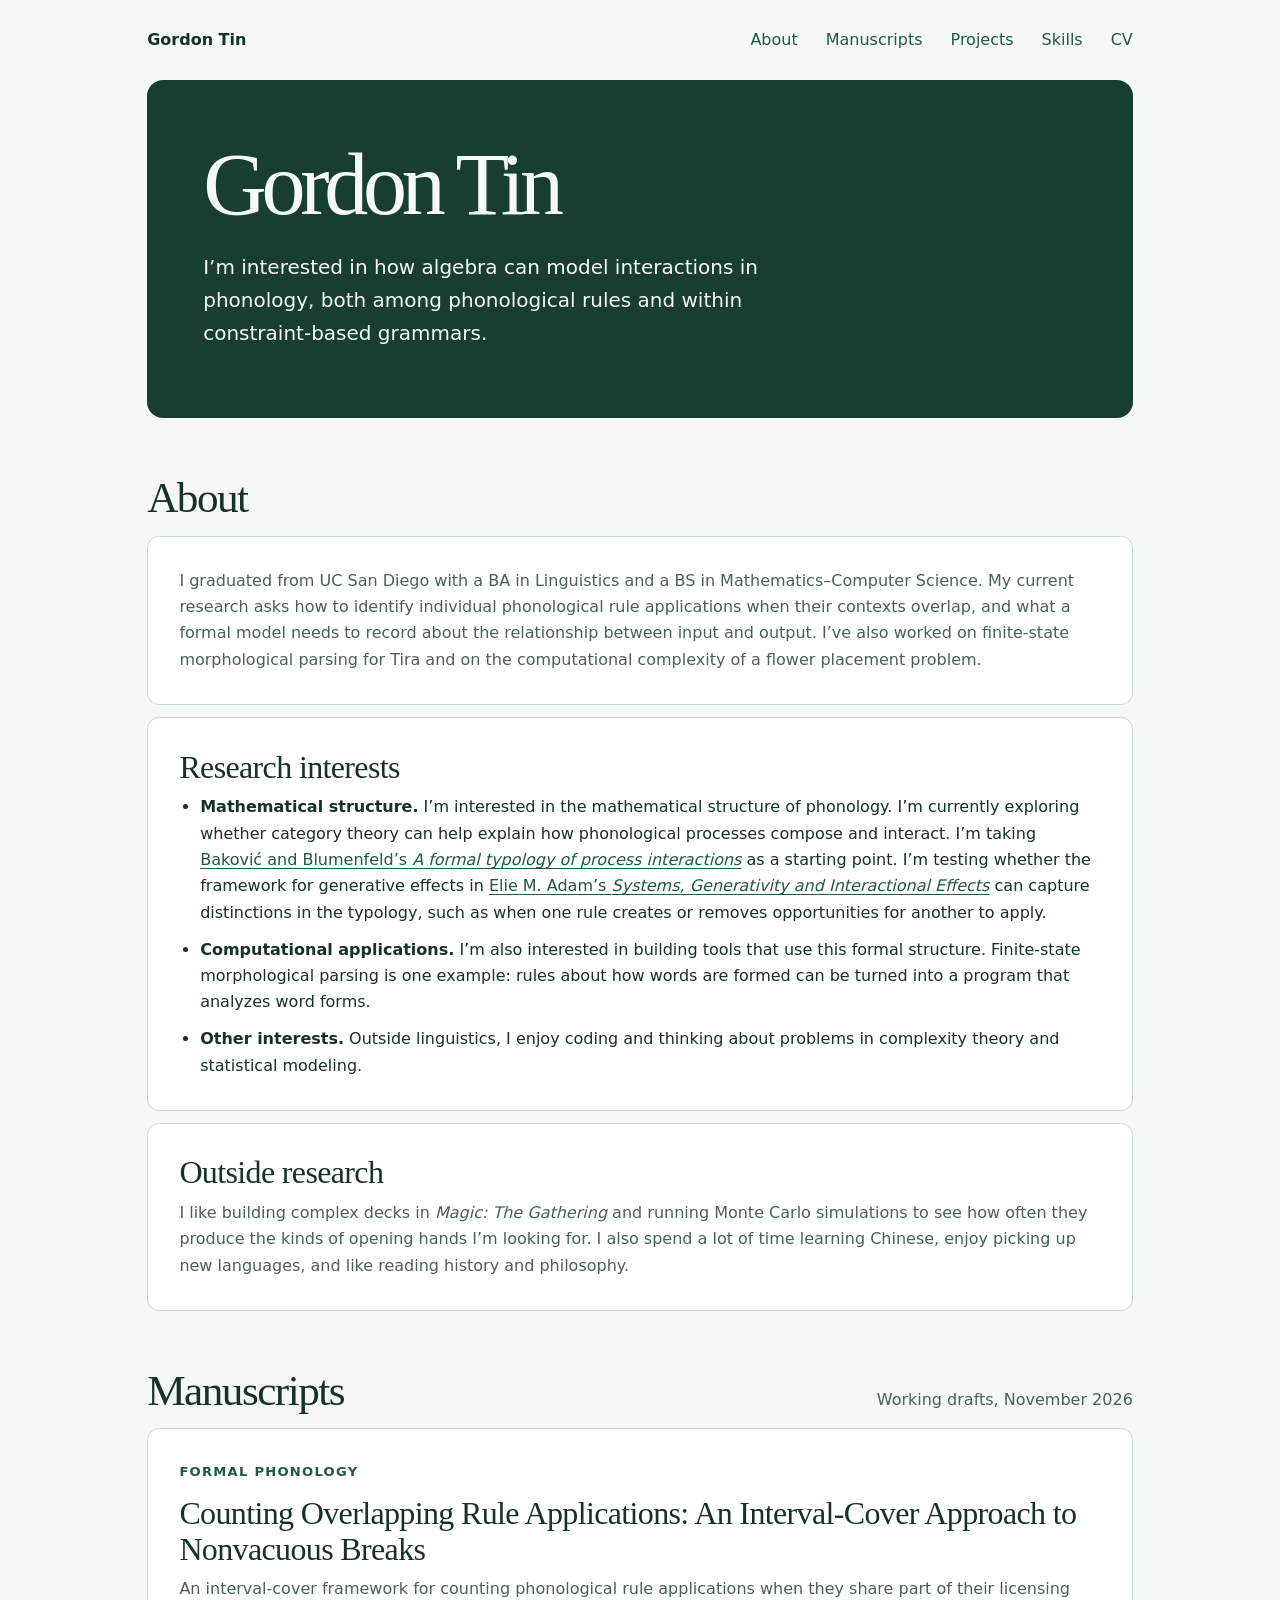
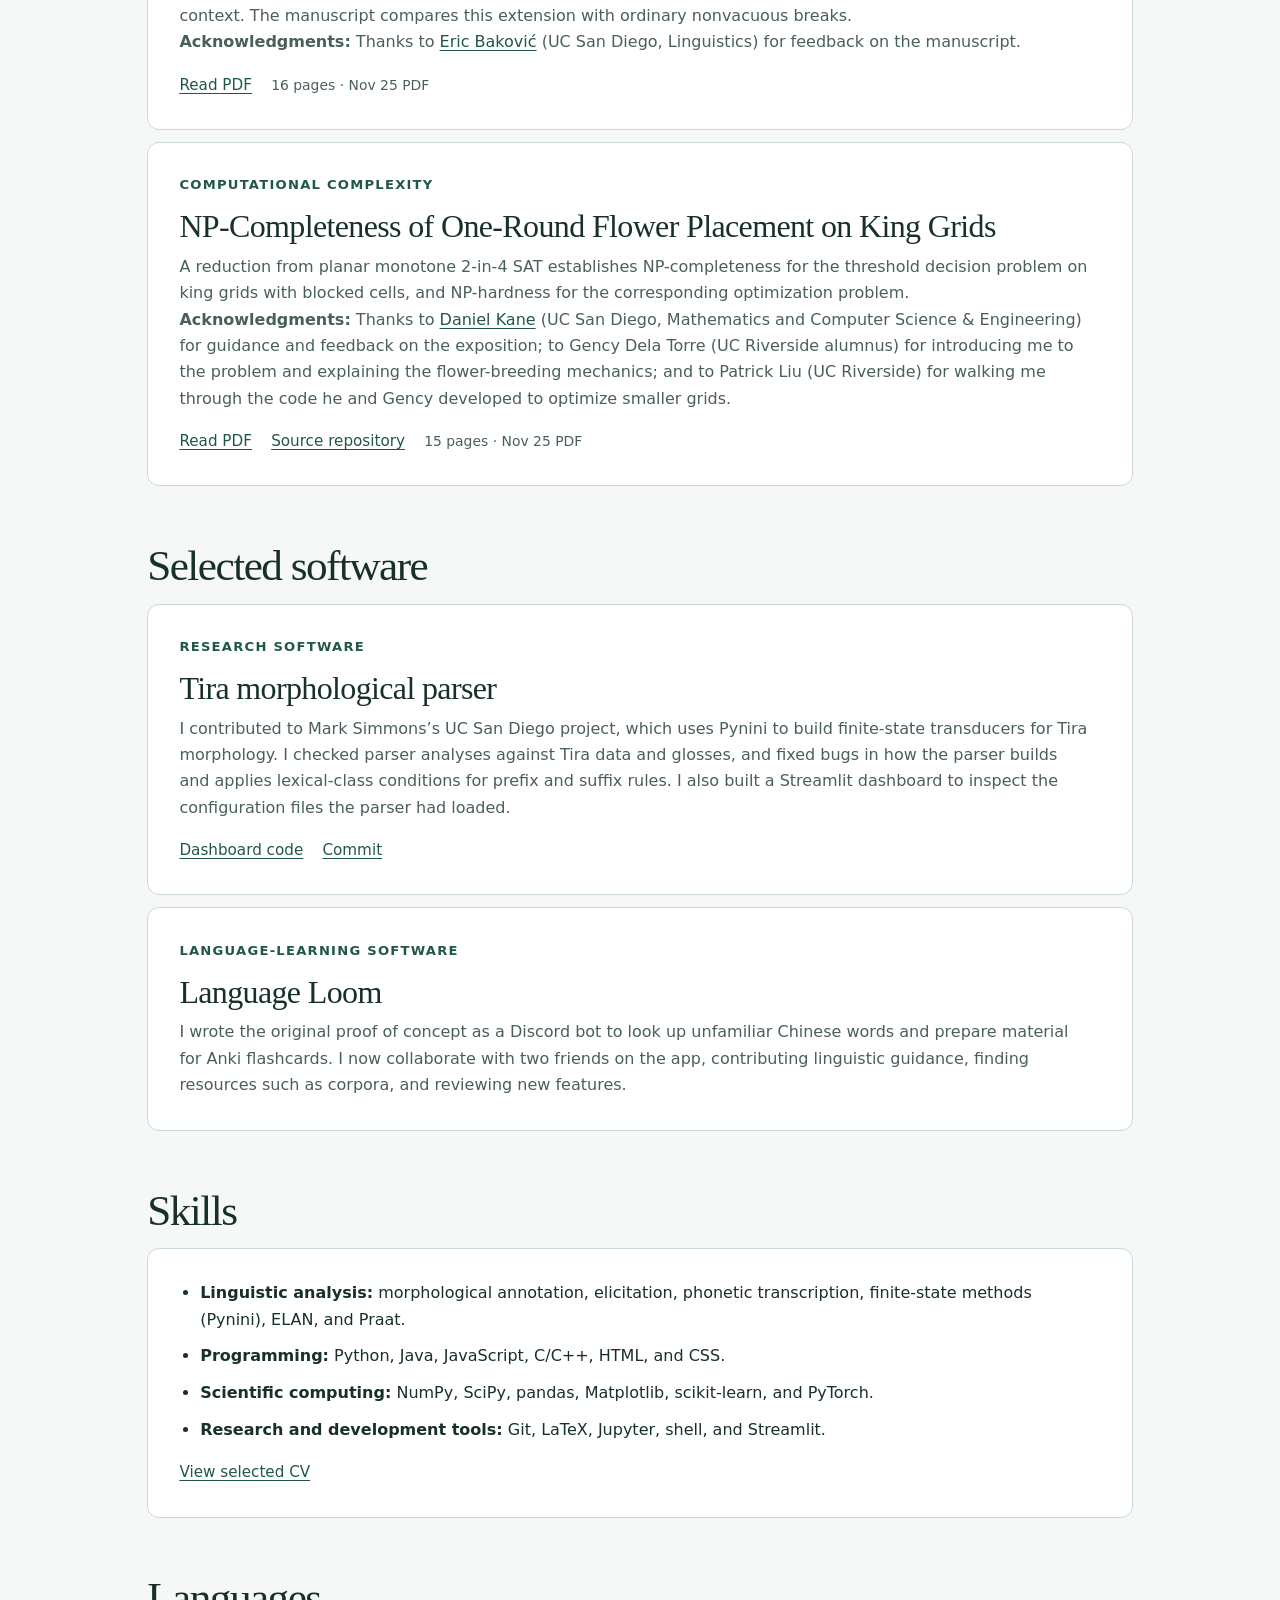
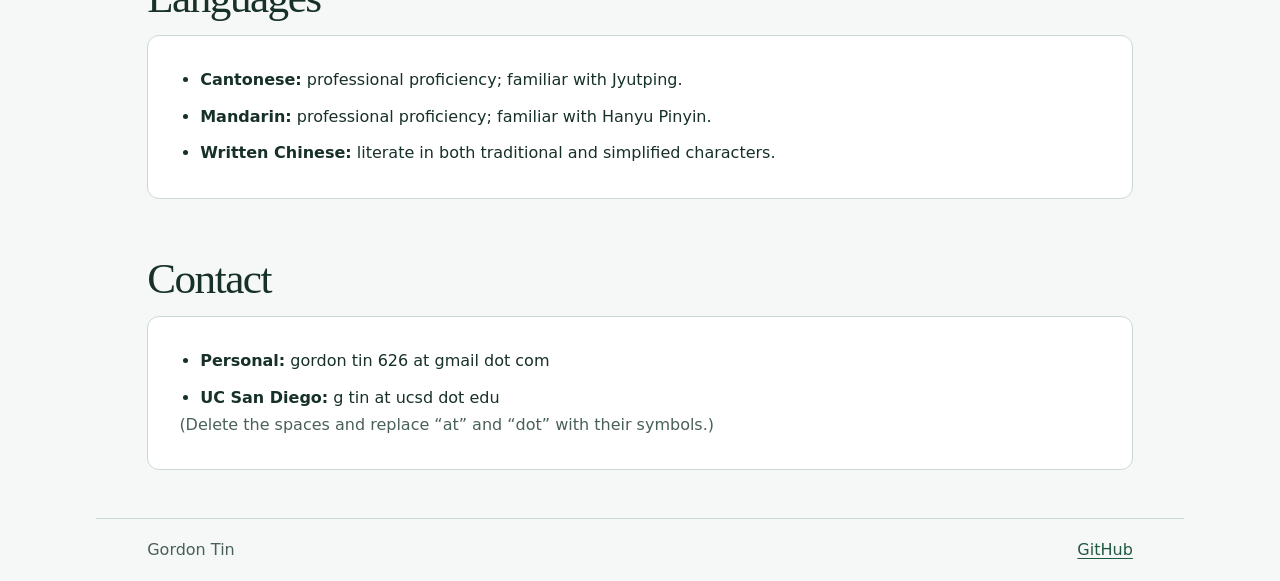
<file: index.html>
<!doctype html>
<html lang="en"><head><meta charset="utf-8"><meta name="viewport" content="width=device-width, initial-scale=1">
<title>Gordon Tin | Research</title><meta name="description" content="Gordon Tin’s research on phonological rule interaction and computational complexity.">
<link rel="stylesheet" href="style.css"></head>
<body>
<a class="skip" href="#main">Skip to content</a>
<header class="shell head"><a class="brand" href="./">Gordon Tin</a><nav aria-label="Main"><a href="#about">About</a><a href="#papers">Manuscripts</a><a href="#projects">Projects</a><a href="#skills">Skills</a><a href="cv.html">CV</a></nav></header>
<main id="main" class="shell">
<section class="hero" aria-labelledby="name">
<div><h1 id="name">Gordon Tin</h1><p class="lead">I’m interested in how algebra can model interactions in phonology, both among phonological rules and within constraint-based grammars.</p></div>
</section>
<section id="about" aria-labelledby="about-title">
<div class="section-head"><h2 id="about-title">About</h2></div>
<div class="entry">
<p>I graduated from UC San Diego with a BA in Linguistics and a BS in Mathematics–Computer Science. My current research asks how to identify individual phonological rule applications when their contexts overlap, and what a formal model needs to record about the relationship between input and output. I’ve also worked on finite-state morphological parsing for Tira and on the computational complexity of a flower placement problem.</p>
</div>
<div class="entry">
<h3>Research interests</h3>
<ul>
<li><strong>Mathematical structure.</strong> I’m interested in the mathematical structure of phonology. I’m currently exploring whether category theory can help explain how phonological processes compose and interact. I’m taking <a href="https://doi.org/10.3765/pda.v6art3.83">Baković and Blumenfeld’s <em>A formal typology of process interactions</em></a> as a starting point. I’m testing whether the framework for generative effects in <a href="https://dspace.mit.edu/entities/publication/b3f194b2-df56-41af-acaa-c726a50b684d">Elie M. Adam’s <em>Systems, Generativity and Interactional Effects</em></a> can capture distinctions in the typology, such as when one rule creates or removes opportunities for another to apply.</li>
<li><strong>Computational applications.</strong> I’m also interested in building tools that use this formal structure. Finite-state morphological parsing is one example: rules about how words are formed can be turned into a program that analyzes word forms.</li>
<li><strong>Other interests.</strong> Outside linguistics, I enjoy coding and thinking about problems in complexity theory and statistical modeling.</li>
</ul>
</div>
<div class="entry">
<h3>Outside research</h3>
<p>I like building complex decks in <em>Magic: The Gathering</em> and running Monte Carlo simulations to see how often they produce the kinds of opening hands I’m looking for. I also spend a lot of time learning Chinese, enjoy picking up new languages, and like reading history and philosophy.</p>
</div>
</section>
<section id="papers" aria-labelledby="papers-title">
<div class="section-head"><h2 id="papers-title">Manuscripts</h2><p>Working drafts, November 2026</p></div>
<article class="entry">
<p class="eyebrow">Formal phonology</p>
<h3>Counting Overlapping Rule Applications: An Interval-Cover Approach to Nonvacuous Breaks</h3>
<p>An interval-cover framework for counting phonological rule applications when they share part of their licensing context. The manuscript compares this extension with ordinary nonvacuous breaks.</p>
<p><strong>Acknowledgments:</strong> Thanks to <a href="https://linguistics.ucsd.edu/people/faculty/profiles/eric-bakovic.html">Eric Baković</a> (UC San Diego, Linguistics) for feedback on the manuscript.</p>
<div class="links"><a href="papers/overlapping-rule-applications.pdf">Read PDF</a><span>16 pages · Nov 25 PDF</span></div>
</article>
<article class="entry">
<p class="eyebrow">Computational complexity</p>
<h3>NP-Completeness of One-Round Flower Placement on King Grids</h3>
<p>A reduction from planar monotone 2-in-4 SAT establishes NP-completeness for the threshold decision problem on king grids with blocked cells, and NP-hardness for the corresponding optimization problem.</p>
<p><strong>Acknowledgments:</strong> Thanks to <a href="https://cse.ucsd.edu/people/faculty-profiles/daniel-m-kane">Daniel Kane</a> (UC San Diego, Mathematics and Computer Science &amp; Engineering) for guidance and feedback on the exposition; to Gency Dela Torre (UC Riverside alumnus) for introducing me to the problem and explaining the flower-breeding mechanics; and to Patrick Liu (UC Riverside) for walking me through the code he and Gency developed to optimize smaller grids.</p>
<div class="links"><a href="papers/flower-placement.pdf">Read PDF</a><a href="https://github.com/Eurypema/The-Flower-Placement-Optimization-Problem-Complexity-and-Approximations">Source repository</a><span>15 pages · Nov 25 PDF</span></div>
</article>
</section>
<section id="projects" aria-labelledby="projects-title">
<div class="section-head"><h2 id="projects-title">Selected software</h2></div>
<article class="entry"><p class="eyebrow">Research software</p><h3>Tira morphological parser</h3><p>I contributed to Mark Simmons’s UC San Diego project, which uses Pynini to build finite-state transducers for Tira morphology. I checked parser analyses against Tira data and glosses, and fixed bugs in how the parser builds and applies lexical-class conditions for prefix and suffix rules. I also built a Streamlit dashboard to inspect the configuration files the parser had loaded.</p>
<div class="links"><a href="https://github.com/markjosims/parC/blob/e9a578e240103ad35767c88d731b998d30eb1cf1/src/app.py#L142-L204">Dashboard code</a><a href="https://github.com/markjosims/parC/commit/e9a578e240103ad35767c88d731b998d30eb1cf1">Commit</a></div></article>
<article class="entry">
<p class="eyebrow">Language-learning software</p>
<h3>Language Loom</h3>
<p>I wrote the original proof of concept as a Discord bot to look up unfamiliar Chinese words and prepare material for Anki flashcards. I now collaborate with two friends on the app, contributing linguistic guidance, finding resources such as corpora, and reviewing new features.</p>
</article>
</section>
<section id="skills" aria-labelledby="skills-title">
<div class="section-head"><h2 id="skills-title">Skills</h2></div>
<div class="entry">
<ul>
<li><strong>Linguistic analysis:</strong> morphological annotation, elicitation, phonetic transcription, finite-state methods (Pynini), ELAN, and Praat.</li>
<li><strong>Programming:</strong> Python, Java, JavaScript, C/C++, HTML, and CSS.</li>
<li><strong>Scientific computing:</strong> NumPy, SciPy, pandas, Matplotlib, scikit-learn, and PyTorch.</li>
<li><strong>Research and development tools:</strong> Git, LaTeX, Jupyter, shell, and Streamlit.</li>
</ul>
<div class="links"><a href="cv.html">View selected CV</a></div>
</div>
</section>
<section id="languages" aria-labelledby="languages-title">
<div class="section-head"><h2 id="languages-title">Languages</h2></div>
<div class="entry">
<ul>
<li><strong>Cantonese:</strong> professional proficiency; familiar with Jyutping.</li>
<li><strong>Mandarin:</strong> professional proficiency; familiar with Hanyu Pinyin.</li>
<li><strong>Written Chinese:</strong> literate in both traditional and simplified characters.</li>
</ul>
</div>
</section>
<section id="contact" aria-labelledby="contact-title">
<div class="section-head"><h2 id="contact-title">Contact</h2></div>
<div class="entry">
<ul>
<li><strong>Personal:</strong> gordon tin 626 at gmail dot com</li>
<li><strong>UC San Diego:</strong> g tin at ucsd dot edu</li>
</ul>
<p>(Delete the spaces and replace “at” and “dot” with their symbols.)</p>
</div>
</section>
</main>
<footer class="shell foot"><span>Gordon Tin</span><a href="https://github.com/Eurypema">GitHub</a></footer>
</body></html>
</file>
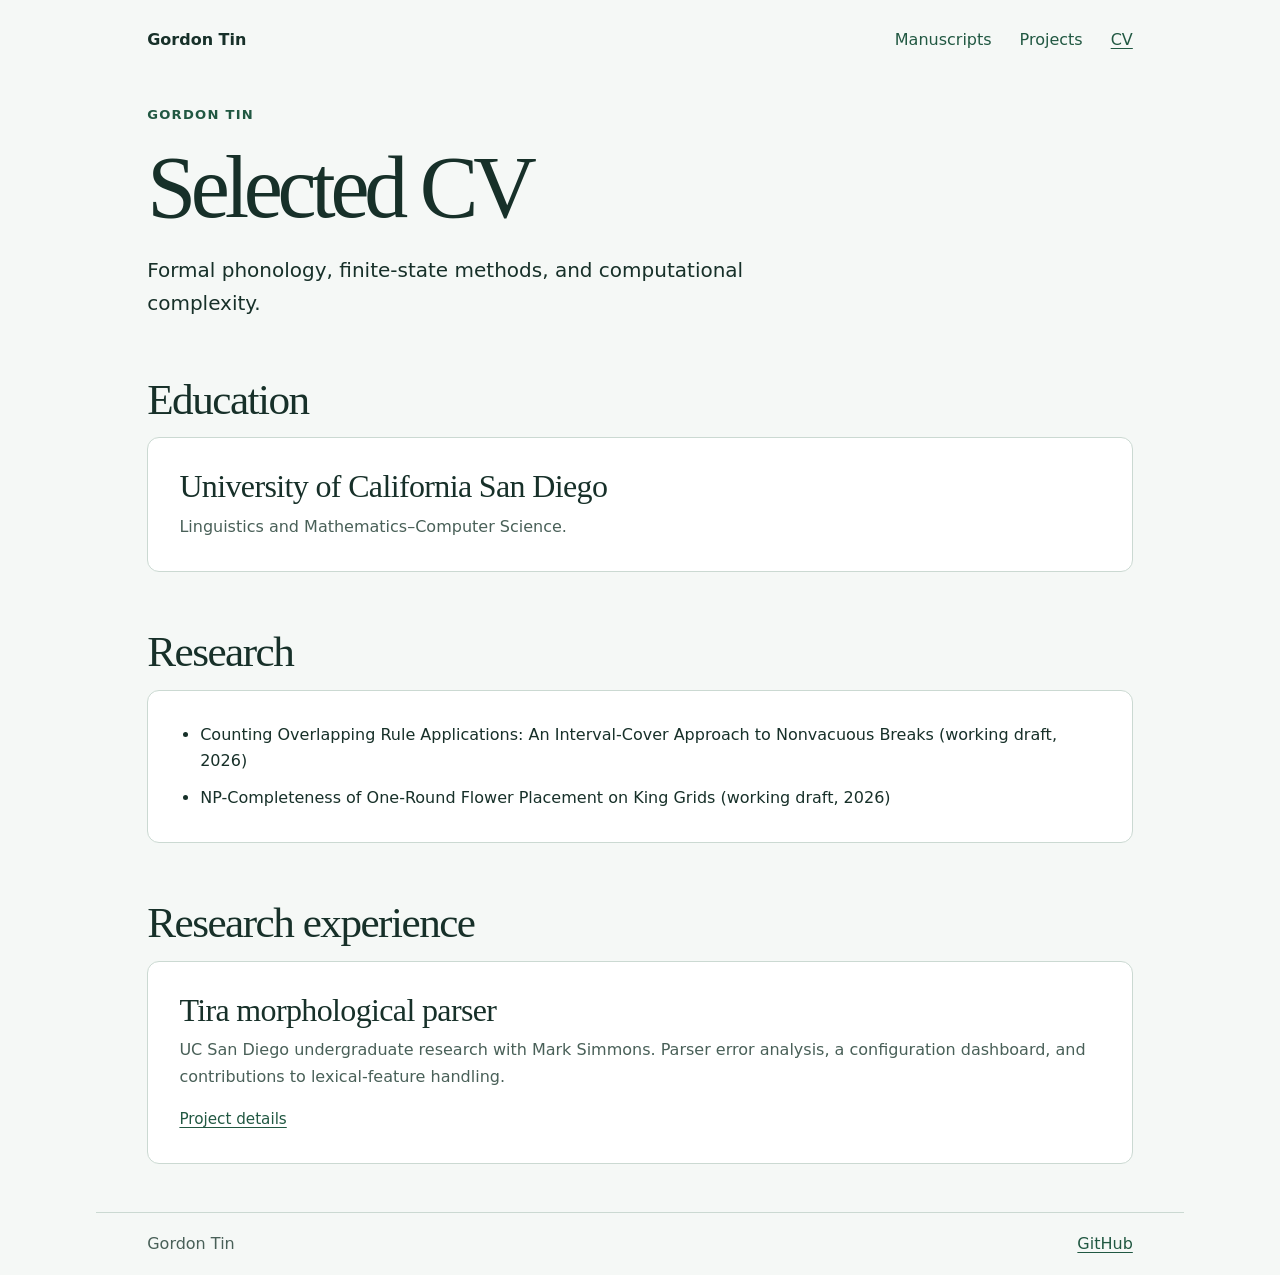
<file: cv.html>
<!doctype html>
<html lang="en"><head><meta charset="utf-8"><meta name="viewport" content="width=device-width, initial-scale=1"><title>Gordon Tin | CV</title><meta name="description" content="Selected education, manuscripts, and research software by Gordon Tin."><link rel="stylesheet" href="style.css"></head>
<body><a class="skip" href="#main">Skip to content</a><header class="shell head"><a class="brand" href="./">Gordon Tin</a><nav aria-label="Main"><a href="index.html#papers">Manuscripts</a><a href="index.html#projects">Projects</a><a href="cv.html" aria-current="page">CV</a></nav></header>
<main id="main" class="shell curriculum"><p class="eyebrow">Gordon Tin</p><h1>Selected CV</h1><p class="lead">Formal phonology, finite-state methods, and computational complexity.</p>
<section aria-labelledby="education"><div class="section-head"><h2 id="education">Education</h2></div><div class="entry"><h3>University of California San Diego</h3><p>Linguistics and Mathematics–Computer Science.</p></div></section>
<section aria-labelledby="research"><div class="section-head"><h2 id="research">Research</h2></div><div class="entry"><ul><li>Counting Overlapping Rule Applications: An Interval-Cover Approach to Nonvacuous Breaks (working draft, 2026)</li><li>NP-Completeness of One-Round Flower Placement on King Grids (working draft, 2026)</li></ul></div></section>
<section aria-labelledby="experience"><div class="section-head"><h2 id="experience">Research experience</h2></div><div class="entry"><h3>Tira morphological parser</h3><p>UC San Diego undergraduate research with Mark Simmons. Parser error analysis, a configuration dashboard, and contributions to lexical-feature handling.</p><div class="links"><a href="index.html#projects">Project details</a></div></div></section>
</main><footer class="shell foot"><span>Gordon Tin</span><a href="https://github.com/Eurypema">GitHub</a></footer></body></html>
</file>
<file: style.css>
:root{color-scheme:light;--page:#f5f8f6;--paper:#fff;--ink:#173029;--muted:#496058;--line:#cbd9d2;--forest:#173e31;--accent:#215842}*{box-sizing:border-box}html{scroll-behavior:smooth}body{margin:0;background:var(--page);color:var(--ink);font:1rem/1.65 system-ui,sans-serif}.shell{max-width:68rem;margin:auto;padding-inline:clamp(1.15rem,4vw,3.25rem)}a{color:var(--accent);text-underline-offset:.21em}a:hover{text-decoration-thickness:2px}:focus-visible{outline:3px solid #ba690e;outline-offset:5px}.skip{position:absolute;left:1rem;top:-9rem;background:white;padding:.55rem;z-index:2}.skip:focus{top:1rem}.head{display:flex;align-items:center;justify-content:space-between;gap:1rem;min-height:5rem}.head a{text-decoration:none}.head nav{display:flex;flex-wrap:wrap;gap:.15rem clamp(.75rem,3vw,1.75rem)}.head nav a{padding:.45rem 0}.head nav a:hover,.head nav a[aria-current]{text-decoration:underline}.brand{font-weight:760;color:var(--ink);white-space:nowrap}.hero{padding:clamp(1.6rem,5vw,3.5rem);background:var(--forest);color:#f5faf6;border-radius:1rem}.eyebrow{margin:0 0 .85rem;font-size:.82rem;font-weight:760;letter-spacing:.095em;text-transform:uppercase;color:var(--accent)}.hero .eyebrow{color:#c5eca7}h1,h2,h3{font-family:Georgia,'Times New Roman',serif;font-weight:500;line-height:1.12}h1{font-size:clamp(3rem,8vw,5.5rem);letter-spacing:-.06em;margin:0 0 1rem}h2{font-size:clamp(1.95rem,5vw,2.7rem);letter-spacing:-.035em;margin:0}h3{font-size:clamp(1.4rem,3.4vw,2rem);letter-spacing:-.02em;margin:0 0 .55rem}.lead{font-size:clamp(1.06rem,2vw,1.25rem);max-width:38rem;margin:.15rem 0 .8rem}.bio{color:#d1e4d7;margin:0}section+section,.curriculum section{margin-top:clamp(2rem,6vw,3.5rem)}.section-head{display:flex;align-items:baseline;justify-content:space-between;gap:.45rem 1rem;flex-wrap:wrap;margin-bottom:.8rem}.section-head p,.entry p:not(.eyebrow){margin:0;color:var(--muted)}.entry{background:var(--paper);border:1px solid var(--line);border-radius:.75rem;padding:clamp(1.15rem,3.2vw,1.95rem);margin-bottom:.75rem}.entry p:not(.eyebrow){max-width:57rem}.links{display:flex;align-items:center;flex-wrap:wrap;gap:.55rem 1.2rem;margin-top:1.06rem;font-size:.95rem}.links span{color:var(--muted);font-size:.87rem}.primary{display:inline-block;background:var(--accent);color:white;border-radius:.4rem;padding:.43rem .82rem;text-decoration:none;font-weight:700}.primary:hover{background:var(--forest)}.foot{margin-top:3rem;display:flex;justify-content:space-between;gap:1rem;border-top:1px solid var(--line);padding-block:1.1rem;color:var(--muted)}.curriculum{padding-top:1.5rem}.entry ul{margin:0;padding-left:1.3rem}.entry li+li{margin-top:.65rem}@media(max-width:600px){.head{align-items:flex-start;flex-direction:column;justify-content:center;gap:.15rem;padding-block:.65rem}.links{gap:.45rem .85rem}}@media(prefers-reduced-motion:reduce){html{scroll-behavior:auto}}
</file>
